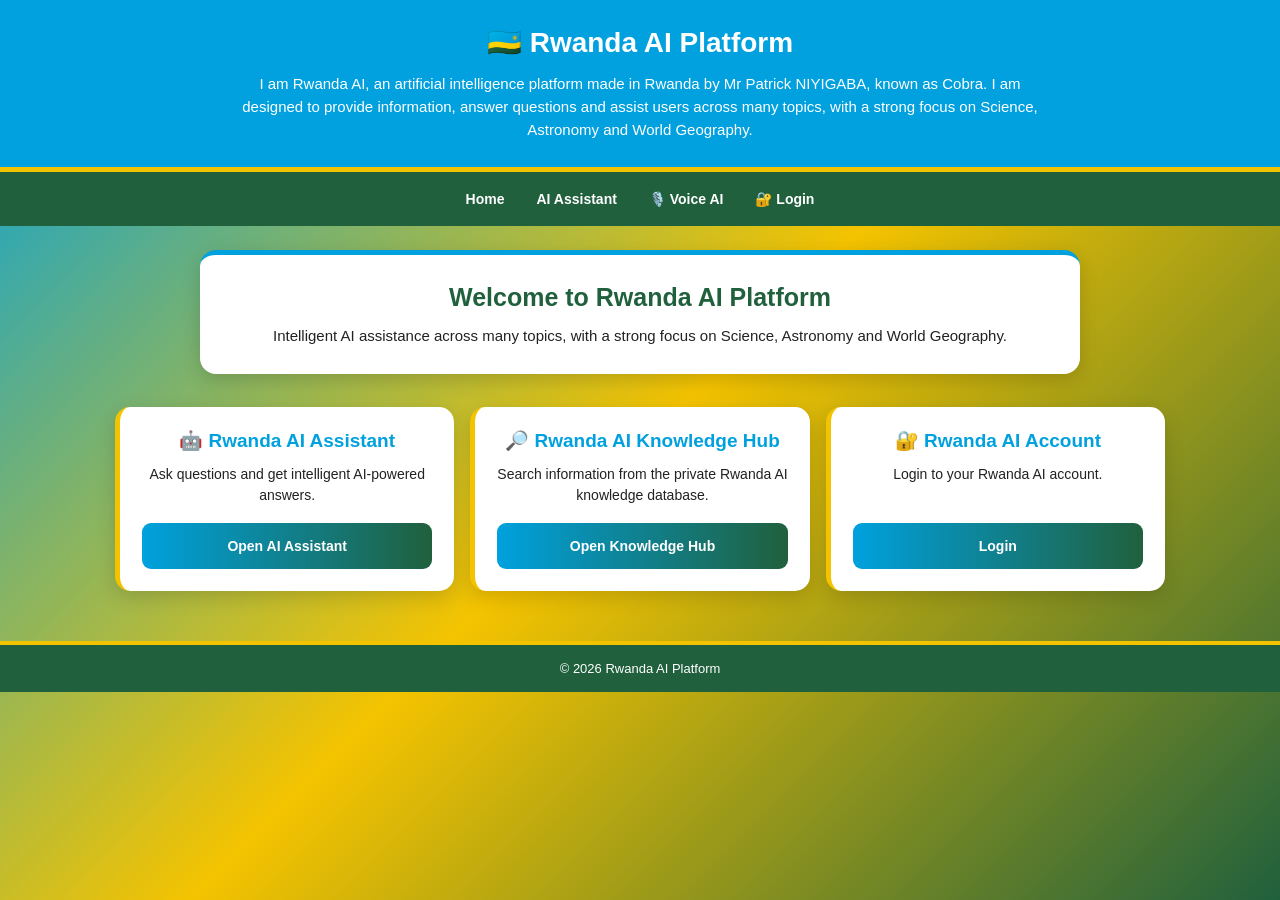
<file: index.html>
<!DOCTYPE html>
<html lang="en">
<head>

<meta charset="UTF-8">

<meta
  name="viewport"
  content="width=device-width, initial-scale=1.0"
>

<meta
  name="description"
  content="Rwanda AI Platform - AI Assistant and private Rwanda AI Knowledge Hub."
>

<meta
  name="theme-color"
  content="#00a1de"
>

<title>Rwanda AI Platform</title>

<style>

/* =========================================================
   RWANDA AI PLATFORM
   FAST / LIGHTWEIGHT / MOBILE FIRST
========================================================= */

*,
*::before,
*::after {
  box-sizing: border-box;
}

html {
  margin: 0;
  padding: 0;
  scroll-behavior: smooth;
}

body {
  margin: 0;
  min-height: 100vh;

  font-family:
    Arial,
    Helvetica,
    sans-serif;

  color: #222;

  background:
    linear-gradient(
      135deg,
      #00a1de 0%,
      #f4c300 50%,
      #20603d 100%
    );

  -webkit-text-size-adjust: 100%;
}


/* =========================================================
   HEADER
========================================================= */

header {
  background: #00a1de;

  color: #fff;

  padding: 26px 18px;

  text-align: center;

  border-bottom: 5px solid #f4c300;

  box-shadow:
    0 3px 10px rgba(0, 0, 0, 0.18);
}

header h1 {
  margin: 0;

  font-size: 28px;

  line-height: 1.2;

  font-weight: 700;
}

header p {
  max-width: 820px;

  margin: 12px auto 0;

  font-size: 15px;

  line-height: 1.55;
}


/* =========================================================
   NAVIGATION
========================================================= */

nav {
  display: flex;

  justify-content: center;

  align-items: center;

  flex-wrap: wrap;

  gap: 6px;

  padding: 10px;

  background: #20603d;
}

nav a {
  display: inline-block;

  color: #fff;

  text-decoration: none;

  padding: 9px 13px;

  border-radius: 7px;

  font-size: 14px;

  font-weight: 700;

  transition:
    background-color 0.15s ease,
    color 0.15s ease;
}

nav a:hover,
nav a:focus {
  background: #f4c300;

  color: #222;
}


/* =========================================================
   HERO
========================================================= */

.hero {
  max-width: 880px;

  margin: 24px auto 18px;

  padding: 27px 20px;

  background: #fff;

  border-radius: 16px;

  text-align: center;

  border-top: 5px solid #00a1de;

  box-shadow:
    0 6px 20px rgba(0, 0, 0, 0.16);
}

.hero h2 {
  margin: 0 0 10px;

  color: #20603d;

  font-size: 25px;

  line-height: 1.25;
}

.hero p {
  margin: 0;

  line-height: 1.55;

  font-size: 15px;
}


/* =========================================================
   CARDS
========================================================= */

.cards {
  width: 100%;

  max-width: 1080px;

  margin: 0 auto 35px;

  padding: 15px;

  display: grid;

  grid-template-columns:
    repeat(
      auto-fit,
      minmax(240px, 1fr)
    );

  gap: 16px;
}

.card {
  background: #fff;

  padding: 22px;

  border-radius: 15px;

  border-left: 5px solid #f4c300;

  box-shadow:
    0 6px 20px rgba(0, 0, 0, 0.15);

  text-align: center;
}

.card h3 {
  margin: 0 0 10px;

  color: #00a1de;

  font-size: 19px;

  line-height: 1.3;
}

.card p {
  margin: 0 0 12px;

  line-height: 1.5;

  font-size: 14px;

  min-height: 43px;
}


/* =========================================================
   BUTTONS
========================================================= */

.card a {
  display: block;

  text-decoration: none;
}

.card button {
  width: 100%;

  min-height: 46px;

  padding: 11px 14px;

  margin: 4px 0 0;

  border: 0;

  border-radius: 9px;

  background:
    linear-gradient(
      90deg,
      #00a1de,
      #20603d
    );

  color: #fff;

  font-family: inherit;

  font-size: 14px;

  font-weight: 700;

  cursor: pointer;

  -webkit-appearance: none;

  appearance: none;
}

.card button:hover,
.card button:focus {
  opacity: 0.9;
}

.card button:active {
  transform: scale(0.98);
}


/* =========================================================
   FOOTER
========================================================= */

footer {
  background: #20603d;

  color: #fff;

  text-align: center;

  padding: 16px;

  border-top: 4px solid #f4c300;
}

footer p {
  margin: 0;

  font-size: 13px;
}


/* =========================================================
   MOBILE
========================================================= */

@media (max-width: 600px) {

  header {
    padding: 21px 14px;
  }

  header h1 {
    font-size: 23px;
  }

  header p {
    font-size: 13px;
    line-height: 1.5;
  }

  nav {
    padding: 8px;

    gap: 5px;
  }

  nav a {
    padding: 8px 10px;

    font-size: 13px;
  }

  .hero {
    margin: 18px 12px 15px;

    padding: 22px 16px;

    border-radius: 14px;
  }

  .hero h2 {
    font-size: 22px;
  }

  .hero p {
    font-size: 14px;
  }

  .cards {
    padding: 12px;

    gap: 13px;
  }

  .card {
    padding: 20px 17px;
  }

}


/* =========================================================
   VERY SMALL PHONES
========================================================= */

@media (max-width: 360px) {

  header h1 {
    font-size: 21px;
  }

  nav a {
    font-size: 12px;

    padding: 7px 8px;
  }

  .hero h2 {
    font-size: 20px;
  }

}

</style>

</head>


<body>


<!-- =======================================================
     HEADER
======================================================= -->

<header>

  <h1>
    🇷🇼 Rwanda AI Platform
  </h1>

  <p>
    I am Rwanda AI, an artificial intelligence platform made in Rwanda by Mr Patrick NIYIGABA, known as Cobra.
    I am designed to provide information, answer questions and assist users across many topics, with a strong focus on Science, Astronomy and World Geography.
  </p>

</header>


<!-- =======================================================
     NAVIGATION
======================================================= -->

<nav aria-label="Main navigation">

  <a href="./index.html">
    Home
  </a>

  <a href="./ai.html">
    AI Assistant
  </a>

  <a href="./ai-voice.html">
    🎙️ Voice AI
  </a>

  <a href="./login.html">
    🔐 Login
  </a>

</nav>


<!-- =======================================================
     HERO
======================================================= -->

<section class="hero">

  <h2>
    Welcome to Rwanda AI Platform
  </h2>

  <p>
    Intelligent AI assistance across many topics, with a strong focus on Science, Astronomy and World Geography.
  </p>

</section>


<!-- =======================================================
     MAIN CARDS
======================================================= -->

<main class="cards">


  <!-- AI ASSISTANT -->

  <section class="card">

    <h3>
      🤖 Rwanda AI Assistant
    </h3>

    <p>
      Ask questions and get intelligent AI-powered answers.
    </p>

    <a href="./ai.html">
      <button type="button">
        Open AI Assistant
      </button>
    </a>

  </section>


  <!-- KNOWLEDGE HUB -->

  <section class="card">

    <h3>
      🔎 Rwanda AI Knowledge Hub
    </h3>

    <p>
      Search information from the private Rwanda AI knowledge database.
    </p>

    <a href="./knowledge.html">
      <button type="button">
        Open Knowledge Hub
      </button>
    </a>

  </section>


  <!-- ACCOUNT -->

  <section class="card">

    <h3>
      🔐 Rwanda AI Account
    </h3>

    <p>
      Login to your Rwanda AI account.
    </p>

    <a href="./login.html">
      <button type="button">
        Login
      </button>
    </a>

  </section>


</main>


<!-- =======================================================
     FOOTER
======================================================= -->

<footer>

  <p>
    © 2026 Rwanda AI Platform
  </p>

</footer>


</body>
</html>
</file>
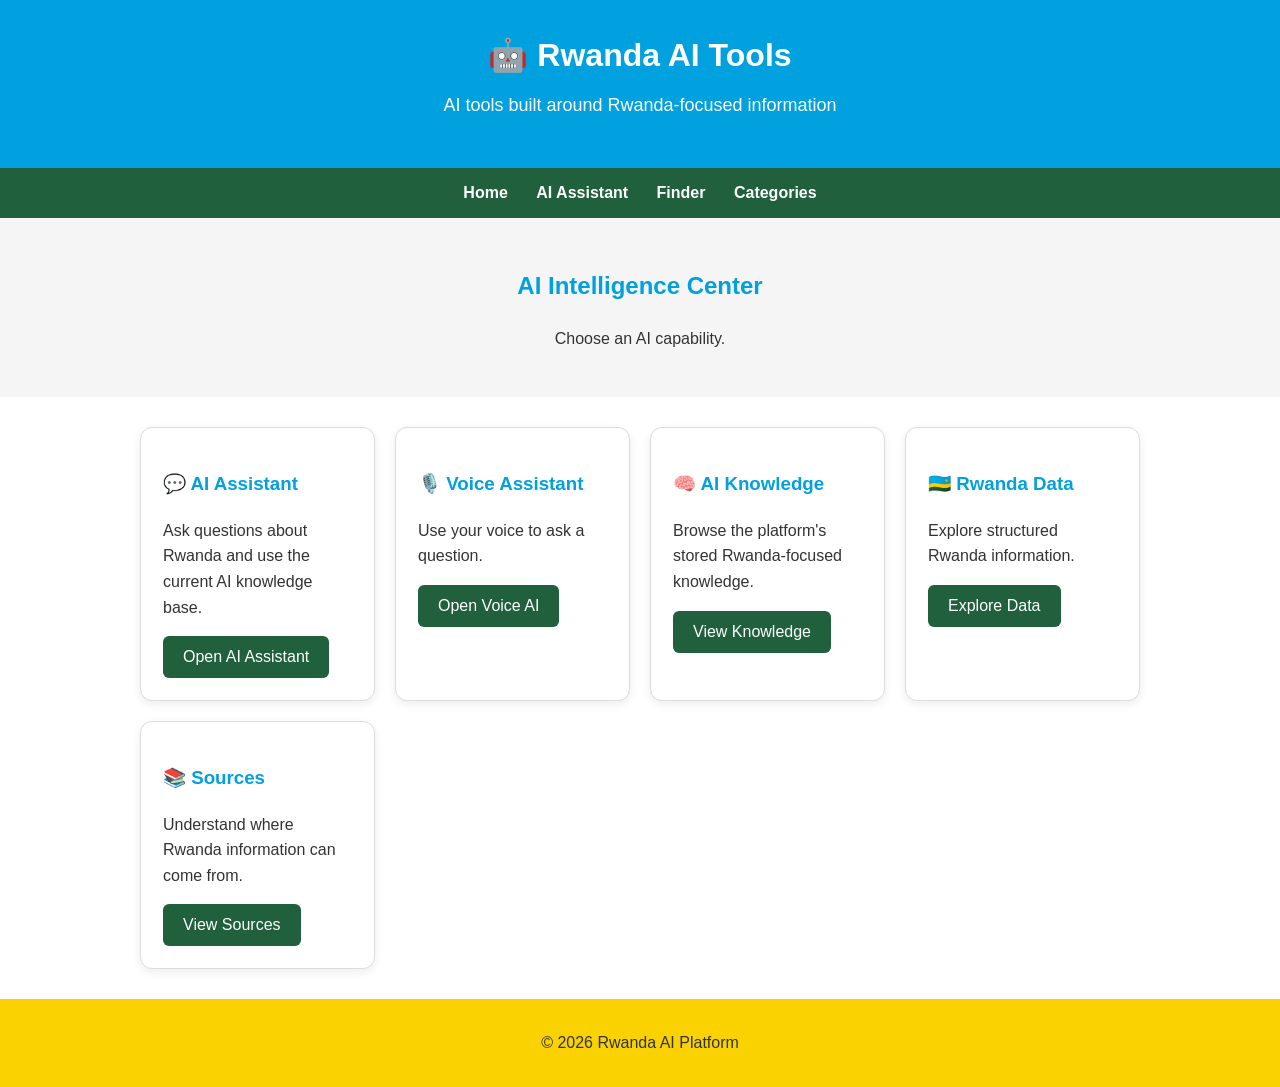
<file: ai-tools.html>
<!DOCTYPE html><html lang="en"><head><meta charset="UTF-8"><meta name="viewport"
content="width=device-width, initial-scale=1.0">

<title>AI Tools - Rwanda AI Platform</title><link rel="stylesheet"
href="style.css"><style>

.tools-container {

  width: 92%;
  max-width: 1000px;
  margin: 30px auto;

}

.tools-grid {

  display: grid;

  grid-template-columns:
  repeat(
    auto-fit,
    minmax(230px, 1fr)
  );

  gap: 20px;

}

.tool-card {

  background: white;

  border: 1px solid #ddd;

  border-radius: 12px;

  padding: 22px;

  box-shadow:
  0 3px 10px
  rgba(0,0,0,0.08);

}

.tool-card h3 {

  color: #00A1DE;

}

.tool-card a {

  text-decoration: none;

}

</style></head><body><header><h1>🤖 Rwanda AI Tools</h1><p>
AI tools built around Rwanda-focused information
</p></header><nav><a href="index.html">Home</a>

<a href="ai.html">AI Assistant</a>

<a href="finder.html">Finder</a>

<a href="categories.html">Categories</a>

</nav><section class="hero"><h2>
AI Intelligence Center
</h2><p>
Choose an AI capability.
</p></section><main class="tools-container"><section class="tools-grid"><div class="tool-card"><h3>
💬 AI Assistant
</h3><p>
Ask questions about Rwanda and use the current AI knowledge base.
</p><a href="ai.html"><button>
Open AI Assistant
</button></a></div><div class="tool-card"><h3>
🎙️ Voice Assistant
</h3><p>
Use your voice to ask a question.
</p><a href="ai-voice.html"><button>
Open Voice AI
</button></a></div><div class="tool-card"><h3>
🧠 AI Knowledge
</h3><p>
Browse the platform's stored Rwanda-focused knowledge.
</p><a href="ai-history.html"><button>
View Knowledge
</button></a></div><div class="tool-card"><h3>
🇷🇼 Rwanda Data
</h3><p>
Explore structured Rwanda information.
</p><a href="rwanda-data.html"><button>
Explore Data
</button></a></div><div class="tool-card"><h3>
📚 Sources
</h3><p>
Understand where Rwanda information can come from.
</p><a href="sources.html"><button>
View Sources
</button></a></div></section></main><footer><p>
© 2026 Rwanda AI Platform
</p></footer></body></html>
</file>
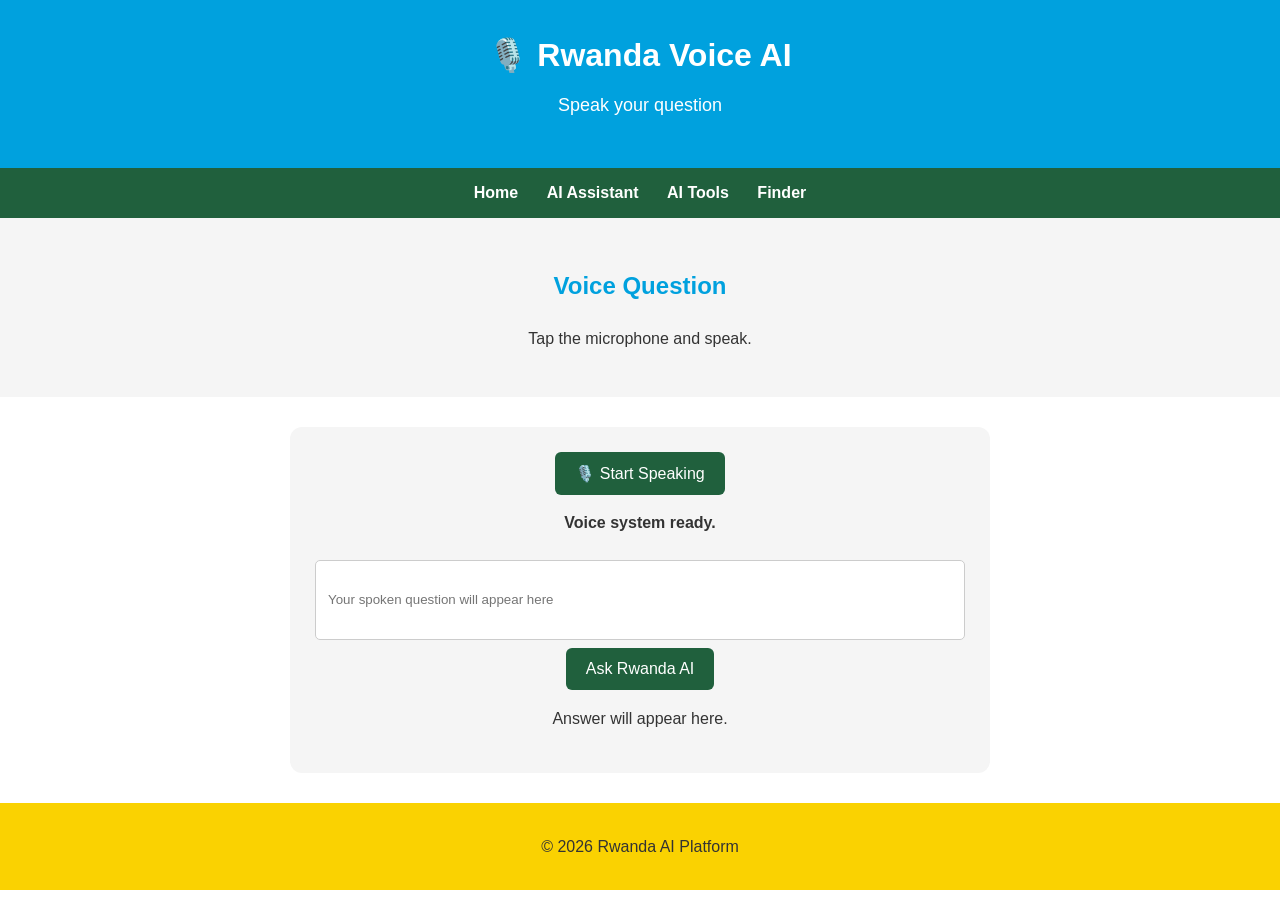
<file: Ai-voice.html>
<!DOCTYPE html><html lang="en"><head><meta charset="UTF-8"><meta name="viewport"
content="width=device-width, initial-scale=1.0">

<title>Voice AI - Rwanda AI Platform</title><link rel="stylesheet"
href="style.css"><style>

.voice-container {

  width: 92%;
  max-width: 700px;
  margin: 30px auto;

}

.voice-card {

  background: #f5f5f5;

  padding: 25px;

  border-radius: 12px;

  text-align: center;

}

#voiceQuestion {

  min-height: 80px;

}

#voiceStatus {

  margin-top: 15px;

  font-weight: bold;

}

</style></head><body><header><h1>🎙️ Rwanda Voice AI</h1><p>
Speak your question
</p></header><nav><a href="index.html">Home</a>

<a href="ai.html">AI Assistant</a>

<a href="ai-tools.html">AI Tools</a>

<a href="finder.html">Finder</a>

</nav><section class="hero"><h2>
Voice Question
</h2><p>
Tap the microphone and speak.
</p></section><main class="voice-container"><section class="voice-card"><button id="startVoice">🎙️ Start Speaking

</button><p id="voiceStatus">
Voice system ready.
</p><input
id="voiceQuestion"
type="text"
placeholder="Your spoken question will appear here">

<button id="sendVoiceQuestion">Ask Rwanda AI

</button><div id="voiceAnswer"><p>
Answer will appear here.
</p></div></section></main><footer><p>
© 2026 Rwanda AI Platform
</p></footer><script
type="module"
src="ai-voice.js">
</script></body></html>
</file>
<file: style.css>
/* Rwanda AI Platform-main stlyles */

*{
  box-sizing: border-box;
}

body {
  
   margin: 0;
   padding: 0;
   font-family: arial, sans-serif;
   background: #ffffff;
   color: #333;
   line-height: 1.6;
  
}


/* Header - Rwanda Blue */

header {
  
  background: #00A1DE;
  color: white;
  text-align: center;
  padding: 30px 15px;
  
}

header h1 {
  
  margin: 0;
  font-size: 32px;

}

header p {
  
  margin-top: 10px;
  font-size: 18px;
  
}


/* Navigation - Rwanda Green */

nav {
  
  background: #20603D;
  padding: 12px;
  text-align: center;
  
}

nav a {

    color: white;
    text-decoration: none;
    margin: 0 12px;
    font-weight: bold;
  
}

nav a:hover {
     text-decoration: underline;
     
}



/* hero section */

.hero {
  
   background: #f5f5f5;
   text-align: center;
   padding: 30px 20px;
   
}

.hero h2 {
   
   color: #00A1DE;
   
}
  
  
  /* cards */
  
  .cards {
   
    display: flex;
    flex-wrap: wrap;
    justify-content: center;
    gap: 20px;
    padding: 30px;
    
}


.card {
  
  width: 300px;
  background: white;
  padding: 20px;
  border-radius: 10px;
  
  box-shaddow: 0 3px 10px rgba(0,0,0,0.1);
  
  text-align: center;
  
}


.card h3 {
    
    color: #00A1DE;

}



/* buttons - Rwanda Green */

button {
  
  background: #20603D;
  color: white;
  
  border: none;
  padding: 12px 20px;
  
  border-radius: 6px;
  
  cursor: pointer;
  
  font-size: 16px;

}


/* forms */
    
   .form-container {
     
     width: 90%;
     max-width: 500px;
     
     margin: 30px auto;
     
     padding: 25px;
     
     background: #f5f5f5;
     
     border-radius: 10px;
    
}


input {
  
  width: 100%;
  
  padding: 12px;
  
  margin: 8px 0;
  
  border: 1px solid #ccc;
  
  border-radius: 5px;
  
}


/* search */

.search-box {
  
  width: 100%;
  
  margin-top: 15px;
  
}


#result {
  
  margin-top: 20px;
  
  text-align: left;

}


/* AI Answer */

#answer {
  
  margin-top: 20px;
   
  padding: 15px;
  
  background: white;
  
  border-radius: 8px;
  
}


/* footer */

footer {
  
  background: #FAD201;
  color: #333;
  
  text-align: center;
  
  padding: 15px;
  
  margin-top: 30px;
  
}


/* Mobile */

@media(max-width:600px){
  
header h1 {

 font-size: 25px;
 
}

nav a {
  
  display: block;
  
  margin: 8px;

}

}
</file>
